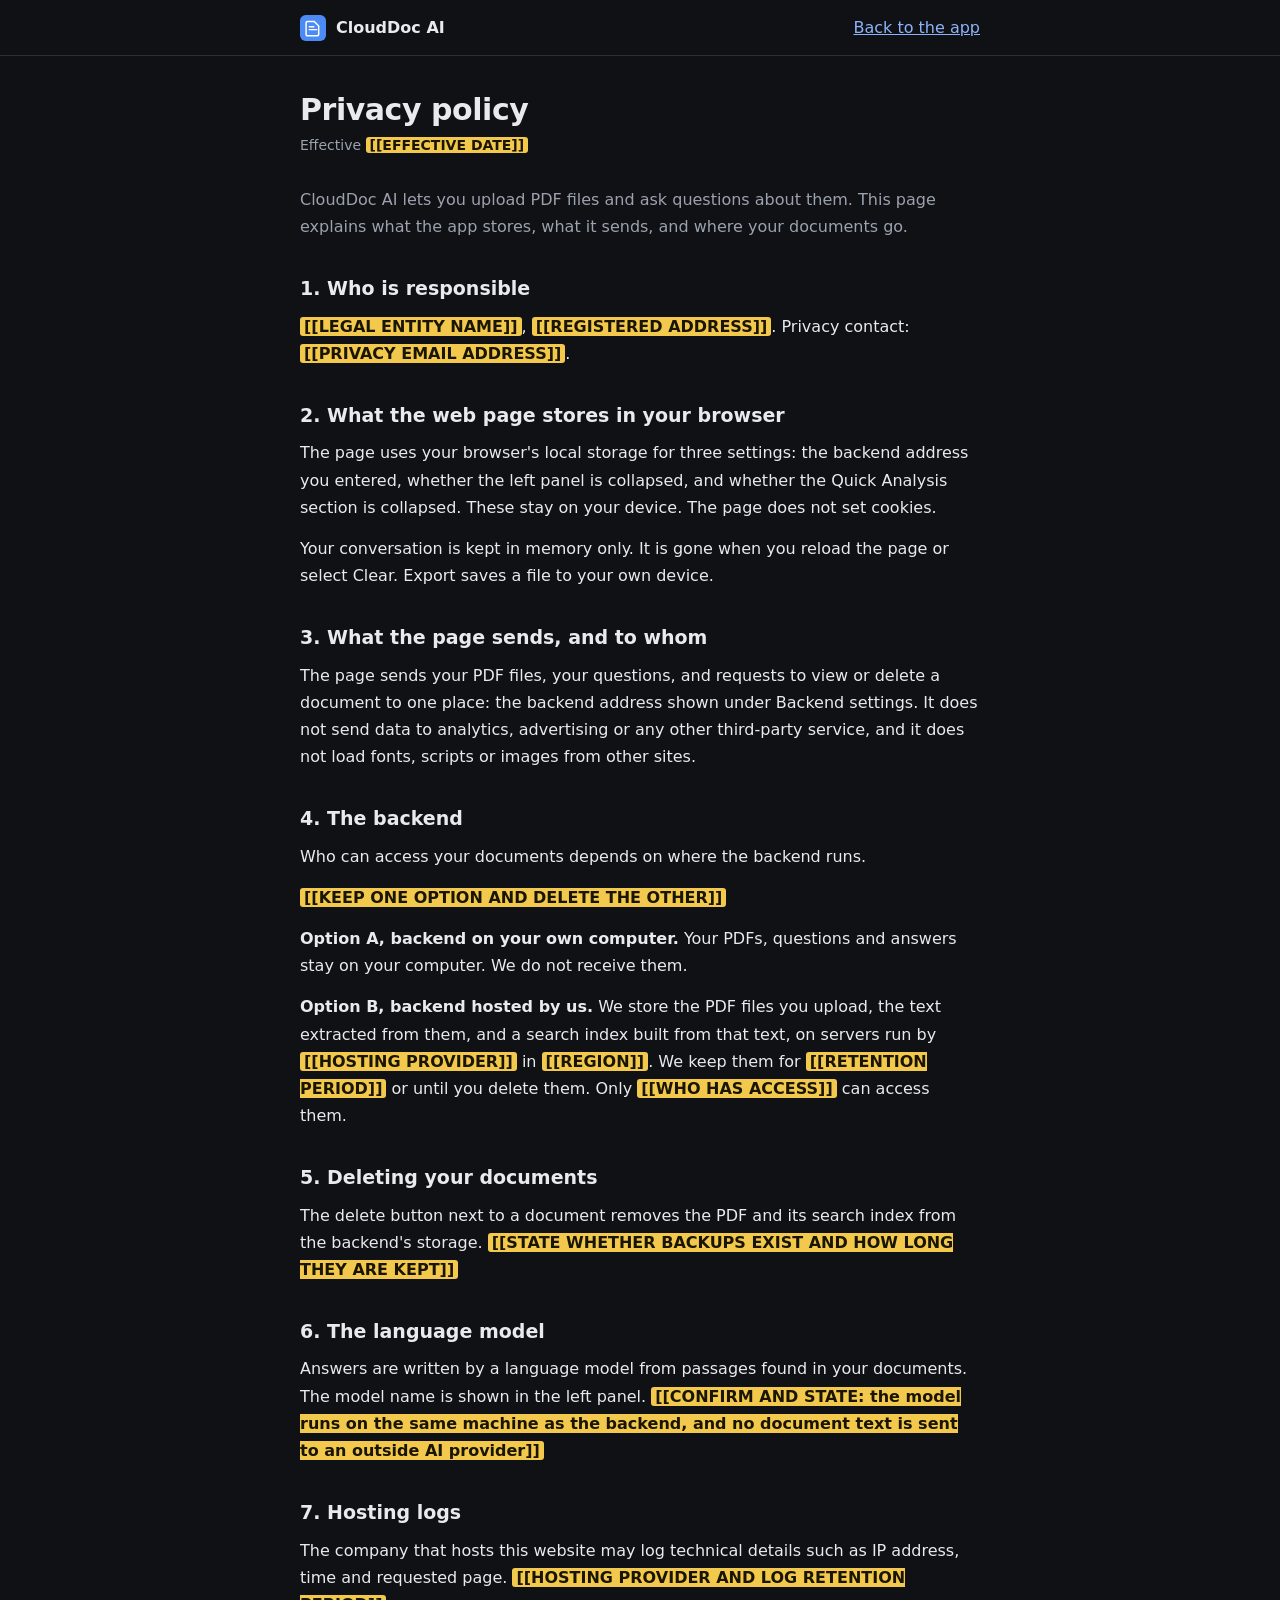
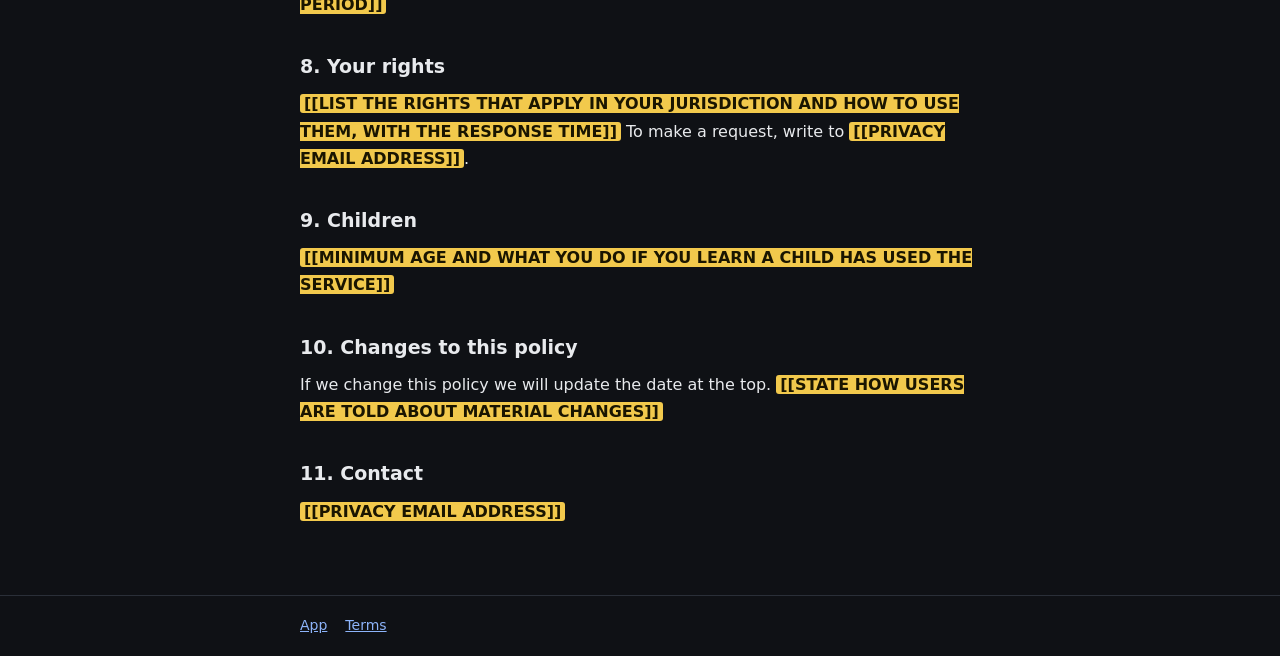
<file: CloudDoc-Work/frontend/privacy.html>
<!DOCTYPE html>
<html lang="en">
<head>
  <meta charset="utf-8">
  <meta name="viewport" content="width=device-width, initial-scale=1">
  <title>Privacy policy | CloudDoc AI</title>
  <meta name="description" content="What CloudDoc AI stores, what it sends, and where your documents go.">
  <meta name="color-scheme" content="dark">
  <link rel="icon" href="favicon.svg" type="image/svg+xml">
  <link rel="icon" href="favicon.ico" sizes="48x48">
  <link rel="apple-touch-icon" href="apple-touch-icon.png">
  <link rel="stylesheet" href="legal.css">
</head>
<body>
  <header class="legal-header">
    <div class="legal-header-inner">
      <a class="legal-brand" href="index.html"><img src="favicon.svg" alt="" width="26" height="26">CloudDoc AI</a>
      <a href="index.html">Back to the app</a>
    </div>
  </header>

  <main class="legal-main">
    <h1>Privacy policy</h1>
    <p class="updated">Effective <mark class="todo">[[EFFECTIVE DATE]]</mark></p>

    <p class="intro">CloudDoc AI lets you upload PDF files and ask questions about them. This page explains what the app stores, what it sends, and where your documents go.</p>

    <h2>1. Who is responsible</h2>
    <p><mark class="todo">[[LEGAL ENTITY NAME]]</mark>, <mark class="todo">[[REGISTERED ADDRESS]]</mark>. Privacy contact: <mark class="todo">[[PRIVACY EMAIL ADDRESS]]</mark>.</p>

    <h2>2. What the web page stores in your browser</h2>
    <p>The page uses your browser's local storage for three settings: the backend address you entered, whether the left panel is collapsed, and whether the Quick Analysis section is collapsed. These stay on your device. The page does not set cookies.</p>
    <p>Your conversation is kept in memory only. It is gone when you reload the page or select Clear. Export saves a file to your own device.</p>

    <h2>3. What the page sends, and to whom</h2>
    <p>The page sends your PDF files, your questions, and requests to view or delete a document to one place: the backend address shown under Backend settings. It does not send data to analytics, advertising or any other third-party service, and it does not load fonts, scripts or images from other sites.</p>

    <h2>4. The backend</h2>
    <p>Who can access your documents depends on where the backend runs.</p>
    <p><mark class="todo">[[KEEP ONE OPTION AND DELETE THE OTHER]]</mark></p>
    <p><strong>Option A, backend on your own computer.</strong> Your PDFs, questions and answers stay on your computer. We do not receive them.</p>
    <p><strong>Option B, backend hosted by us.</strong> We store the PDF files you upload, the text extracted from them, and a search index built from that text, on servers run by <mark class="todo">[[HOSTING PROVIDER]]</mark> in <mark class="todo">[[REGION]]</mark>. We keep them for <mark class="todo">[[RETENTION PERIOD]]</mark> or until you delete them. Only <mark class="todo">[[WHO HAS ACCESS]]</mark> can access them.</p>

    <h2>5. Deleting your documents</h2>
    <p>The delete button next to a document removes the PDF and its search index from the backend's storage. <mark class="todo">[[STATE WHETHER BACKUPS EXIST AND HOW LONG THEY ARE KEPT]]</mark></p>

    <h2>6. The language model</h2>
    <p>Answers are written by a language model from passages found in your documents. The model name is shown in the left panel. <mark class="todo">[[CONFIRM AND STATE: the model runs on the same machine as the backend, and no document text is sent to an outside AI provider]]</mark></p>

    <h2>7. Hosting logs</h2>
    <p>The company that hosts this website may log technical details such as IP address, time and requested page. <mark class="todo">[[HOSTING PROVIDER AND LOG RETENTION PERIOD]]</mark></p>

    <h2>8. Your rights</h2>
    <p><mark class="todo">[[LIST THE RIGHTS THAT APPLY IN YOUR JURISDICTION AND HOW TO USE THEM, WITH THE RESPONSE TIME]]</mark> To make a request, write to <mark class="todo">[[PRIVACY EMAIL ADDRESS]]</mark>.</p>

    <h2>9. Children</h2>
    <p><mark class="todo">[[MINIMUM AGE AND WHAT YOU DO IF YOU LEARN A CHILD HAS USED THE SERVICE]]</mark></p>

    <h2>10. Changes to this policy</h2>
    <p>If we change this policy we will update the date at the top. <mark class="todo">[[STATE HOW USERS ARE TOLD ABOUT MATERIAL CHANGES]]</mark></p>

    <h2>11. Contact</h2>
    <p><mark class="todo">[[PRIVACY EMAIL ADDRESS]]</mark></p>
  </main>

  <footer class="legal-footer">
    <div class="legal-footer-inner">
      <a href="index.html">App</a>
      <a href="terms.html">Terms</a>
    </div>
  </footer>
</body>
</html>
</file>
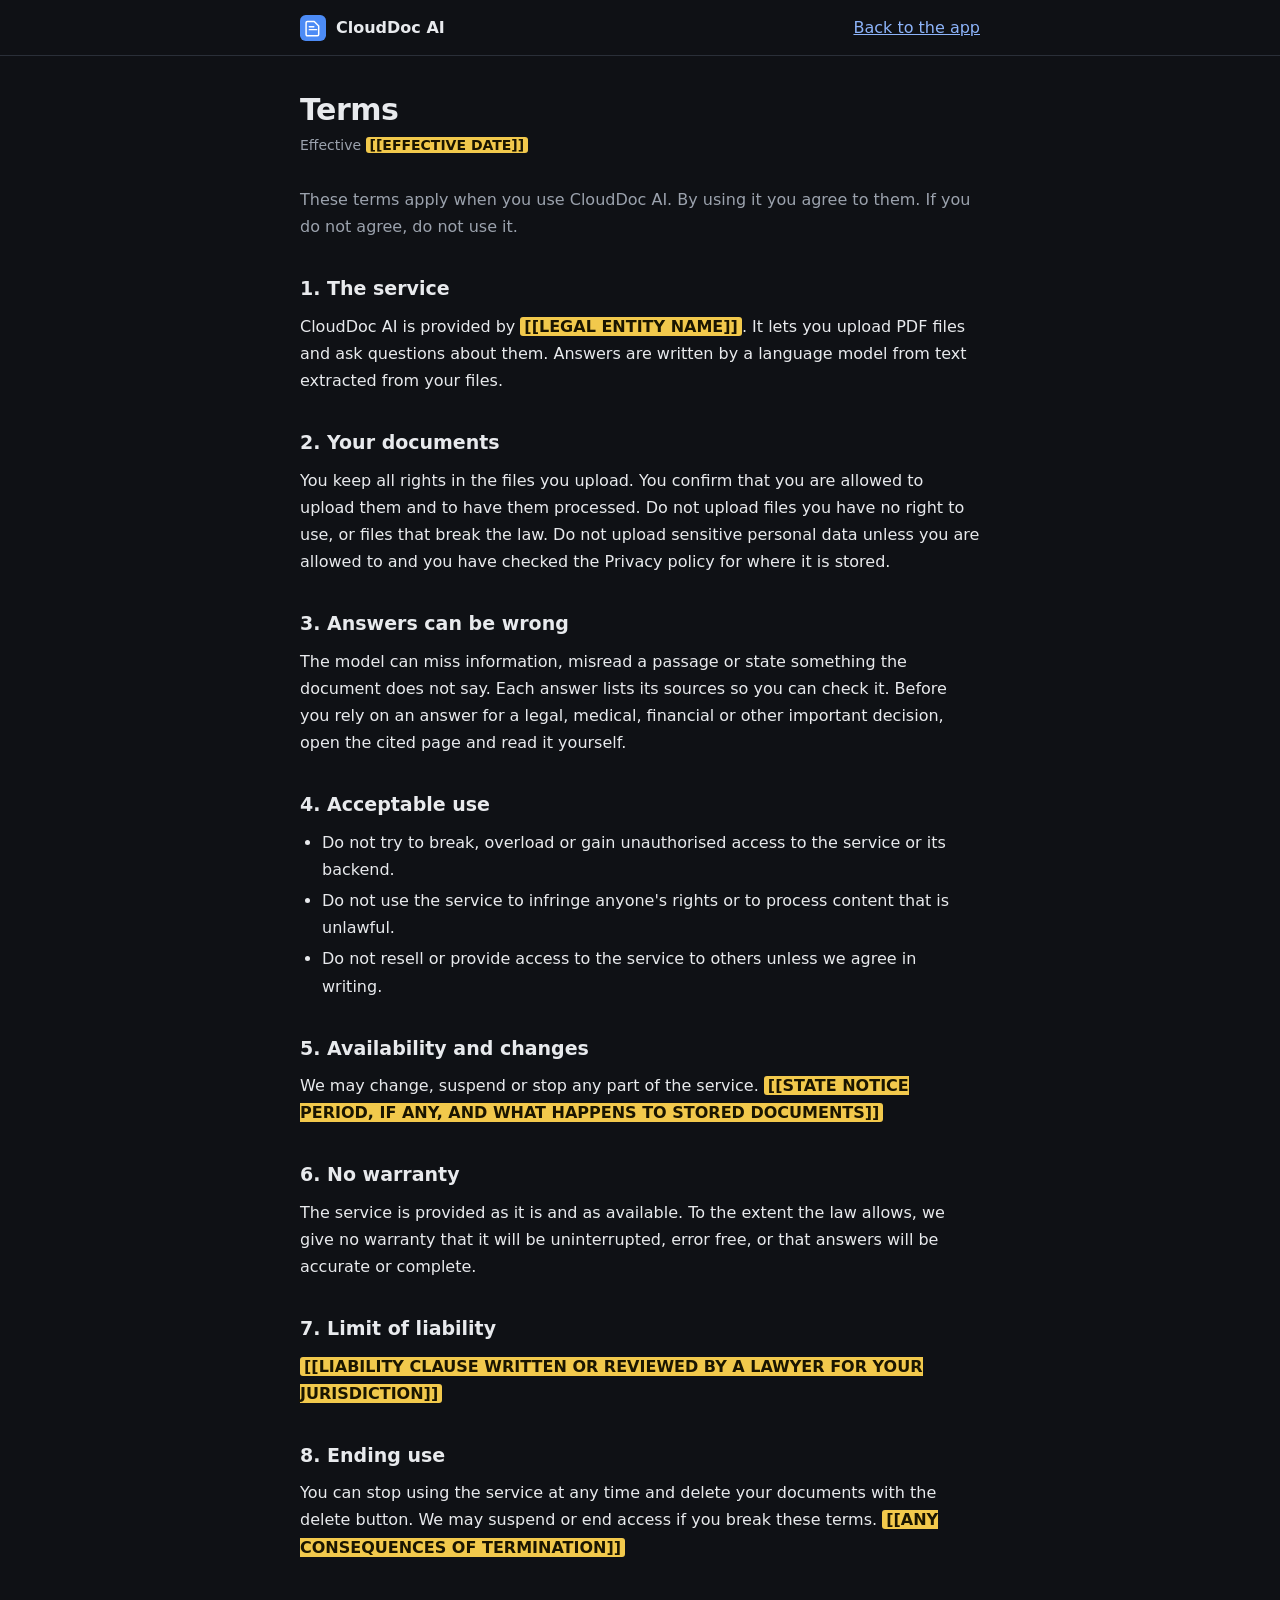
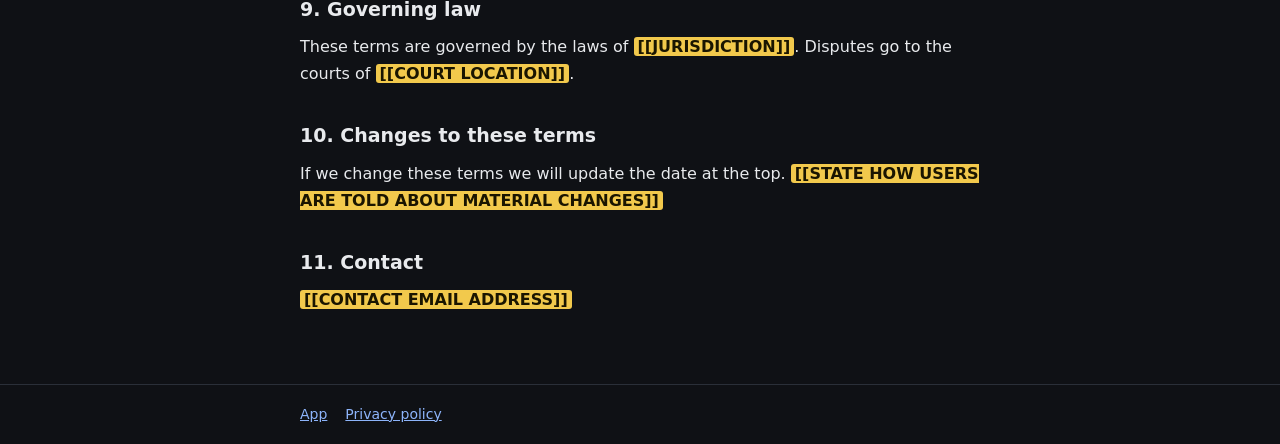
<file: CloudDoc-Work/frontend/terms.html>
<!DOCTYPE html>
<html lang="en">
<head>
  <meta charset="utf-8">
  <meta name="viewport" content="width=device-width, initial-scale=1">
  <title>Terms | CloudDoc AI</title>
  <meta name="description" content="The terms for using CloudDoc AI.">
  <meta name="color-scheme" content="dark">
  <link rel="icon" href="favicon.svg" type="image/svg+xml">
  <link rel="icon" href="favicon.ico" sizes="48x48">
  <link rel="apple-touch-icon" href="apple-touch-icon.png">
  <link rel="stylesheet" href="legal.css">
</head>
<body>
  <header class="legal-header">
    <div class="legal-header-inner">
      <a class="legal-brand" href="index.html"><img src="favicon.svg" alt="" width="26" height="26">CloudDoc AI</a>
      <a href="index.html">Back to the app</a>
    </div>
  </header>

  <main class="legal-main">
    <h1>Terms</h1>
    <p class="updated">Effective <mark class="todo">[[EFFECTIVE DATE]]</mark></p>

    <p class="intro">These terms apply when you use CloudDoc AI. By using it you agree to them. If you do not agree, do not use it.</p>

    <h2>1. The service</h2>
    <p>CloudDoc AI is provided by <mark class="todo">[[LEGAL ENTITY NAME]]</mark>. It lets you upload PDF files and ask questions about them. Answers are written by a language model from text extracted from your files.</p>

    <h2>2. Your documents</h2>
    <p>You keep all rights in the files you upload. You confirm that you are allowed to upload them and to have them processed. Do not upload files you have no right to use, or files that break the law. Do not upload sensitive personal data unless you are allowed to and you have checked the Privacy policy for where it is stored.</p>

    <h2>3. Answers can be wrong</h2>
    <p>The model can miss information, misread a passage or state something the document does not say. Each answer lists its sources so you can check it. Before you rely on an answer for a legal, medical, financial or other important decision, open the cited page and read it yourself.</p>

    <h2>4. Acceptable use</h2>
    <ul>
      <li>Do not try to break, overload or gain unauthorised access to the service or its backend.</li>
      <li>Do not use the service to infringe anyone's rights or to process content that is unlawful.</li>
      <li>Do not resell or provide access to the service to others unless we agree in writing.</li>
    </ul>

    <h2>5. Availability and changes</h2>
    <p>We may change, suspend or stop any part of the service. <mark class="todo">[[STATE NOTICE PERIOD, IF ANY, AND WHAT HAPPENS TO STORED DOCUMENTS]]</mark></p>

    <h2>6. No warranty</h2>
    <p>The service is provided as it is and as available. To the extent the law allows, we give no warranty that it will be uninterrupted, error free, or that answers will be accurate or complete.</p>

    <h2>7. Limit of liability</h2>
    <p><mark class="todo">[[LIABILITY CLAUSE WRITTEN OR REVIEWED BY A LAWYER FOR YOUR JURISDICTION]]</mark></p>

    <h2>8. Ending use</h2>
    <p>You can stop using the service at any time and delete your documents with the delete button. We may suspend or end access if you break these terms. <mark class="todo">[[ANY CONSEQUENCES OF TERMINATION]]</mark></p>

    <h2>9. Governing law</h2>
    <p>These terms are governed by the laws of <mark class="todo">[[JURISDICTION]]</mark>. Disputes go to the courts of <mark class="todo">[[COURT LOCATION]]</mark>.</p>

    <h2>10. Changes to these terms</h2>
    <p>If we change these terms we will update the date at the top. <mark class="todo">[[STATE HOW USERS ARE TOLD ABOUT MATERIAL CHANGES]]</mark></p>

    <h2>11. Contact</h2>
    <p><mark class="todo">[[CONTACT EMAIL ADDRESS]]</mark></p>
  </main>

  <footer class="legal-footer">
    <div class="legal-footer-inner">
      <a href="index.html">App</a>
      <a href="privacy.html">Privacy policy</a>
    </div>
  </footer>
</body>
</html>
</file>
<file: CloudDoc-Work/frontend/legal.css>
/* Styles for privacy.html and terms.html */
:root {
  --bg: #0f1115; --surface: #171a20; --border: #2a2f38;
  --text: #e8eaed; --muted: #9ba2ad; --accent-text: #8db4fa;
}
*, *::before, *::after { box-sizing: border-box; }
body {
  margin: 0; background: var(--bg); color: var(--text);
  font: 16px/1.7 system-ui, -apple-system, "Segoe UI", Roboto, "Helvetica Neue", Arial, sans-serif;
}
a { color: var(--accent-text); }
:focus-visible { outline: 2px solid #4c8bf5; outline-offset: 2px; }

.legal-header { border-bottom: 1px solid var(--border); }
.legal-header-inner, .legal-main, .legal-footer-inner { max-width: 720px; margin: 0 auto; padding-inline: 20px; }
.legal-header-inner { display: flex; align-items: center; justify-content: space-between; gap: 16px; padding-block: 14px; }
.legal-brand { display: inline-flex; align-items: center; gap: 10px; color: var(--text); font-weight: 700; text-decoration: none; }
.legal-brand img { width: 26px; height: 26px; display: block; }

.legal-main { padding-block: 36px 56px; }
h1 { font-size: 30px; line-height: 1.2; letter-spacing: -0.015em; margin: 0 0 6px; }
.updated { color: var(--muted); font-size: 14px; margin: 0 0 28px; }
h2 { font-size: 19px; margin: 32px 0 8px; }
p, ul { margin: 0 0 14px; }
ul { padding-left: 22px; }
li { margin: 4px 0; }
.intro { color: var(--muted); }

/* Unfilled placeholders are deliberately loud so they cannot ship by accident. */
mark.todo { background: #f2c94c; color: #1a1500; padding: 0 4px; border-radius: 3px; font-weight: 600; }

.legal-footer { border-top: 1px solid var(--border); color: var(--muted); font-size: 14px; }
.legal-footer-inner { display: flex; gap: 18px; flex-wrap: wrap; padding-block: 18px; }
</file>
